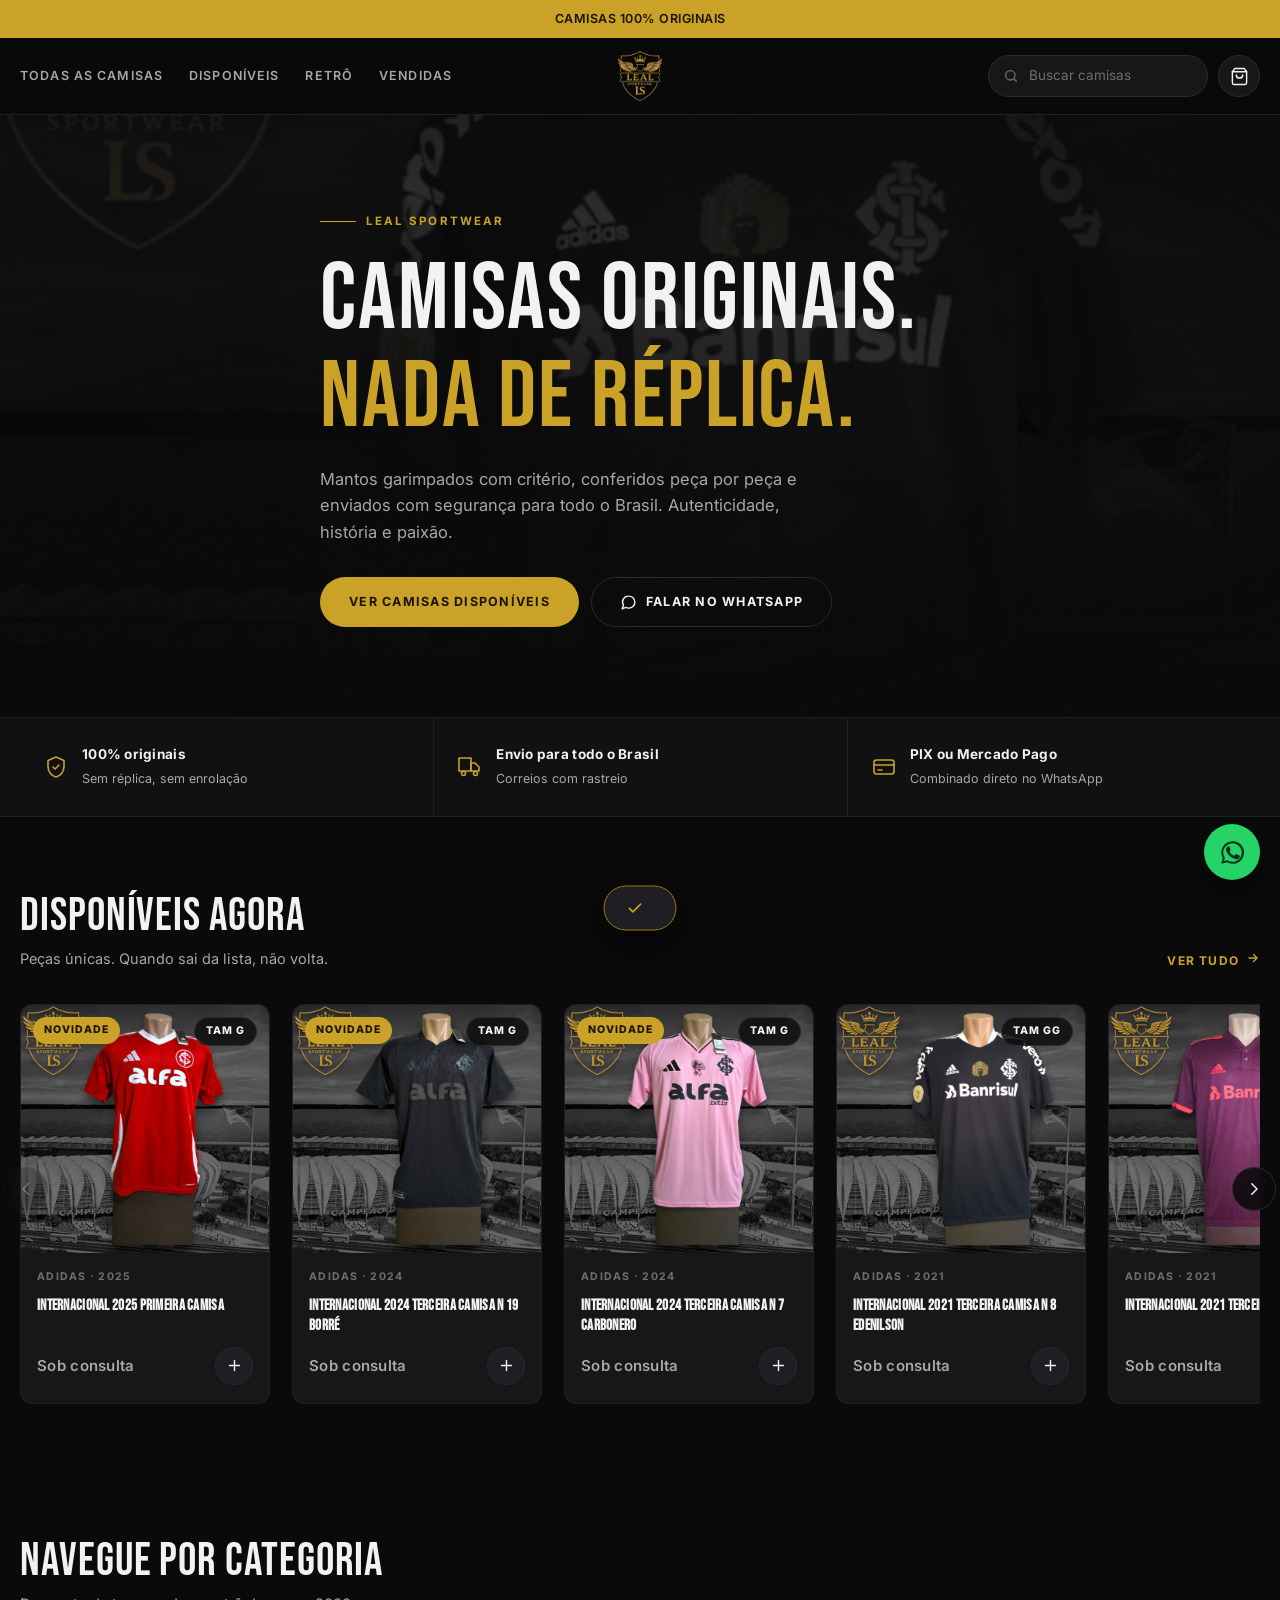
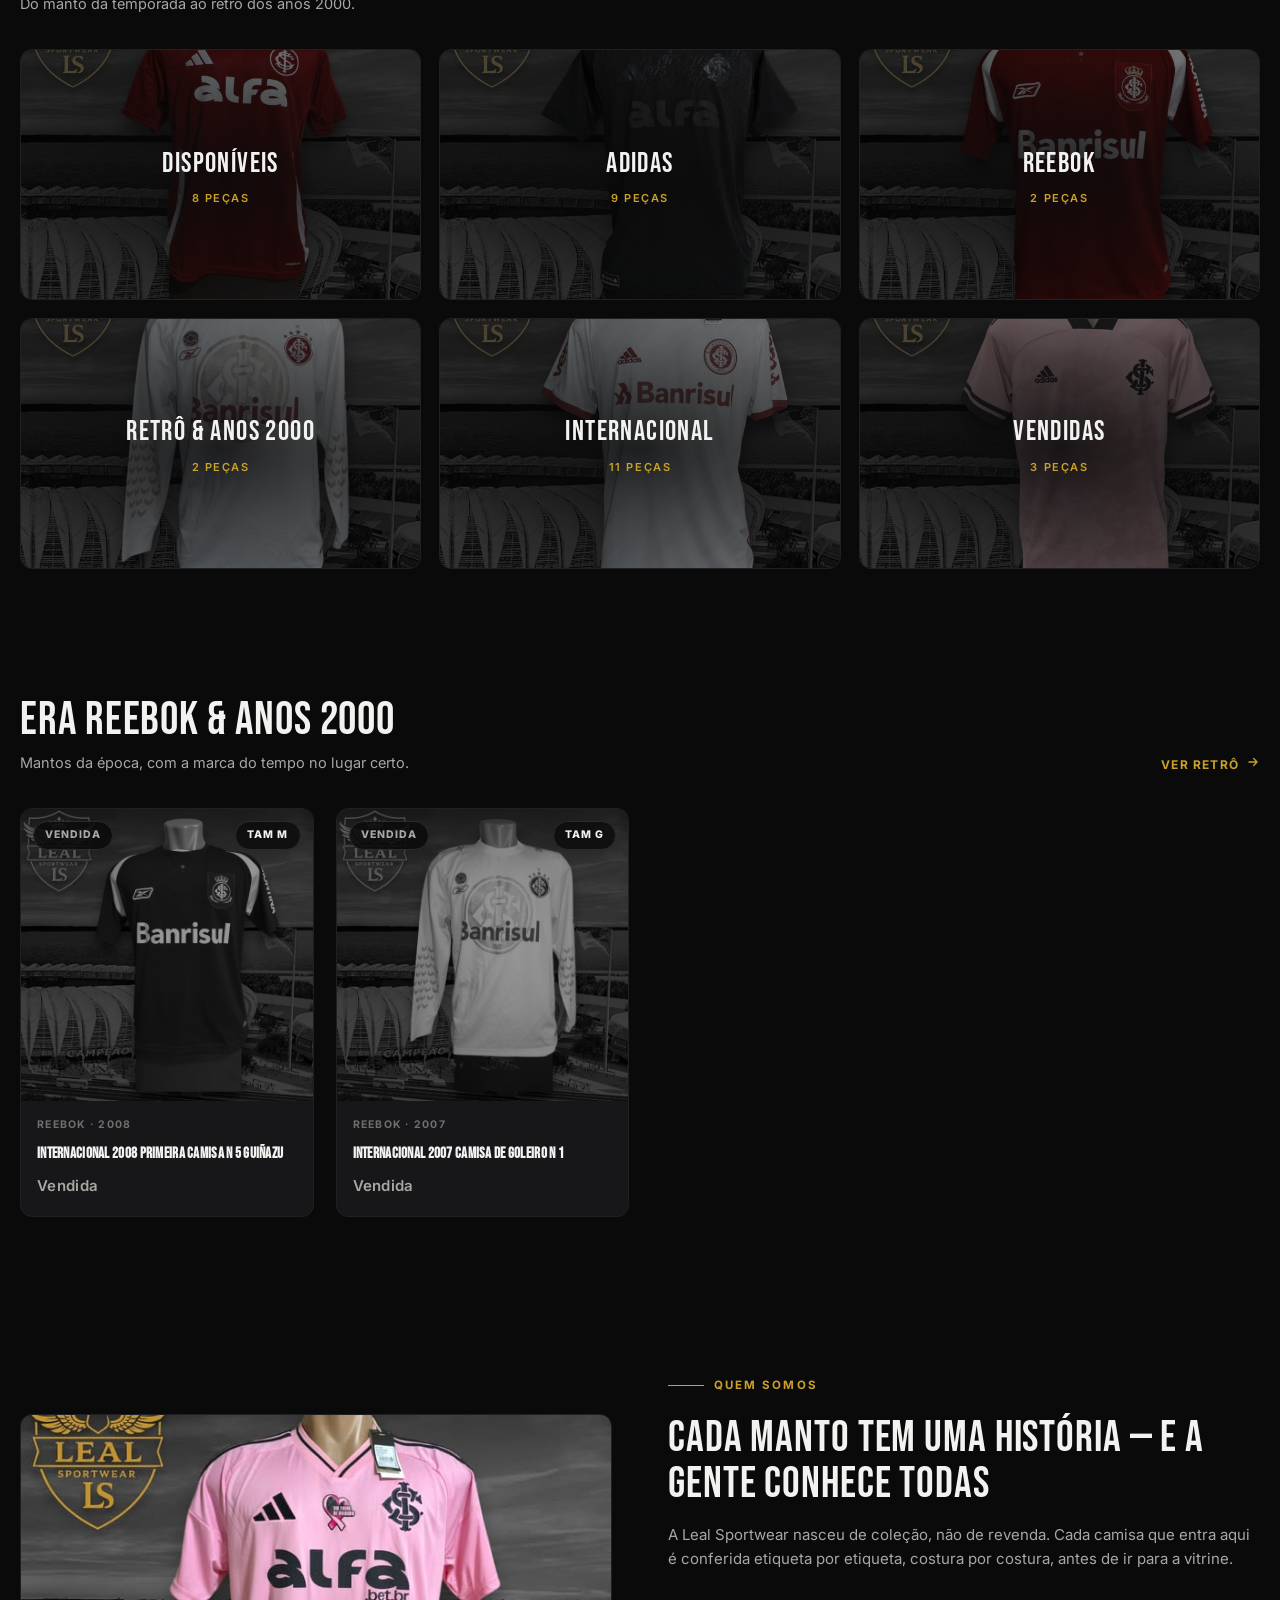
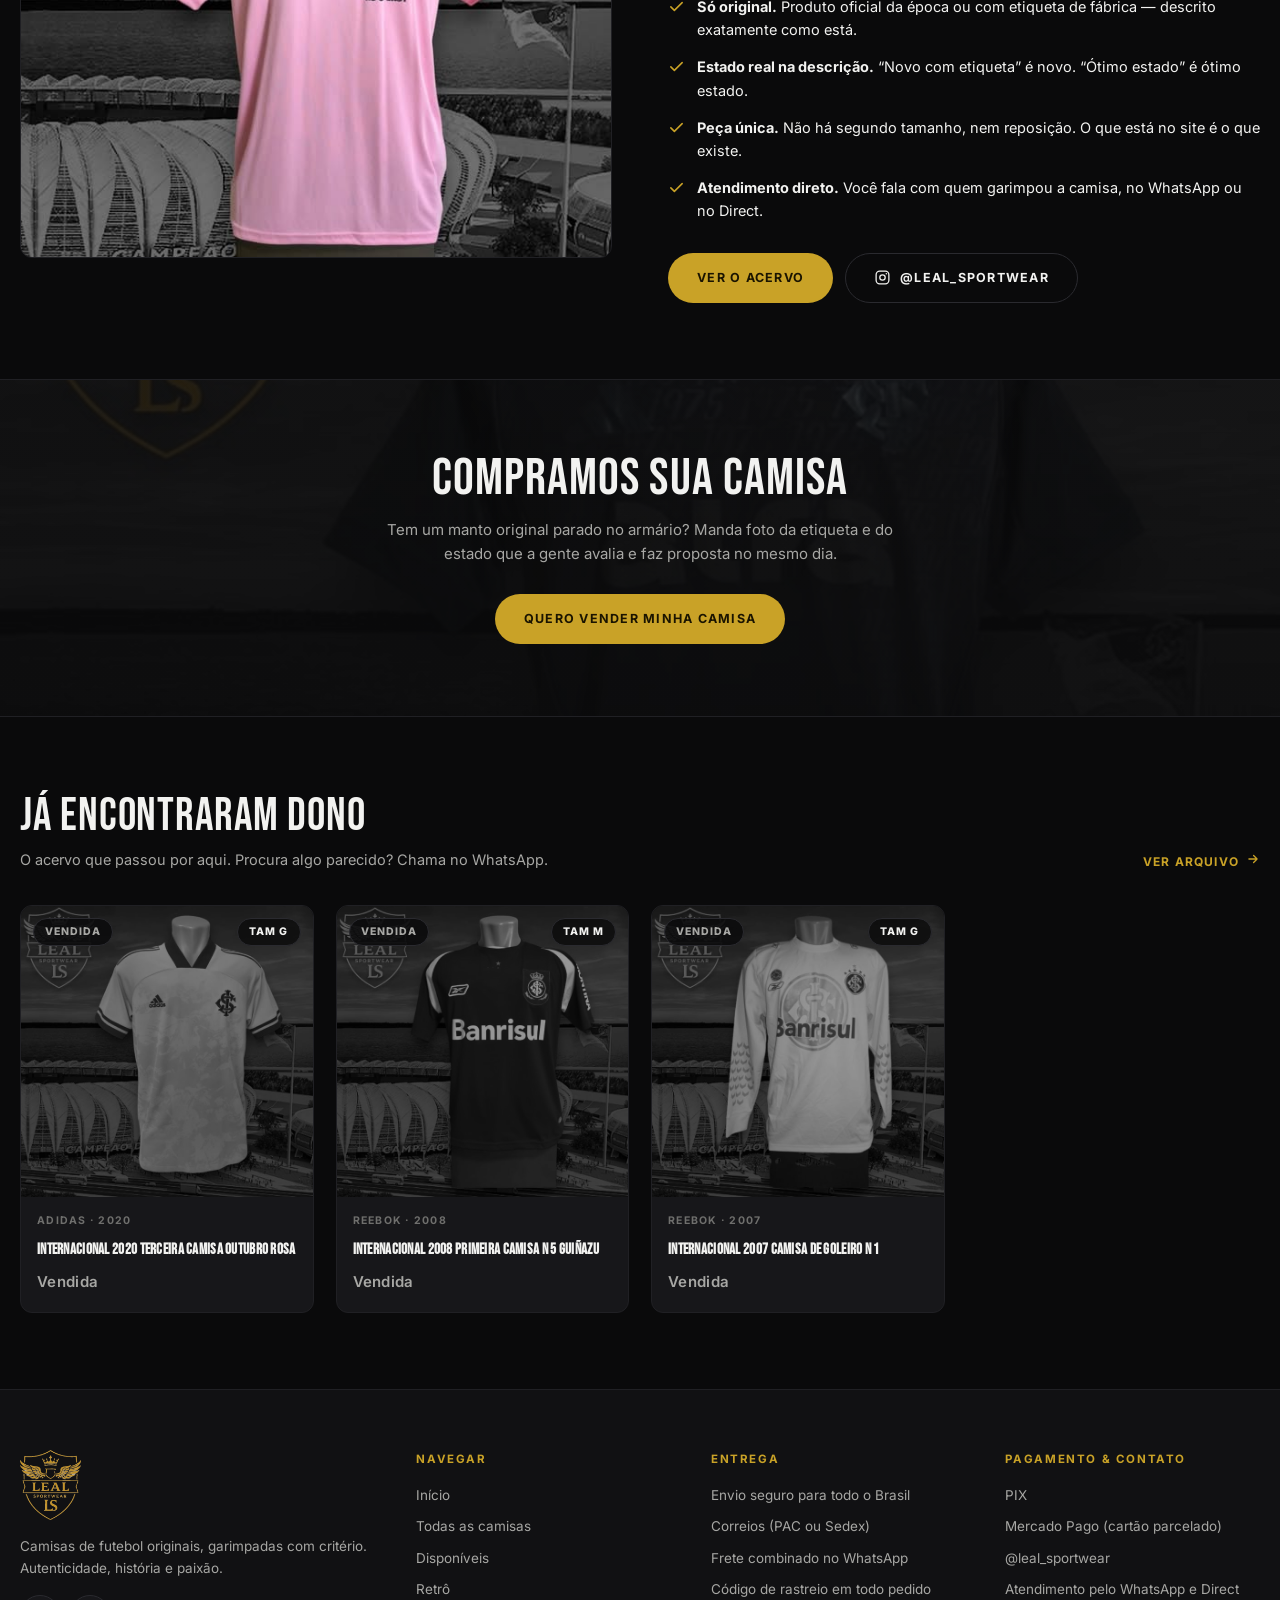
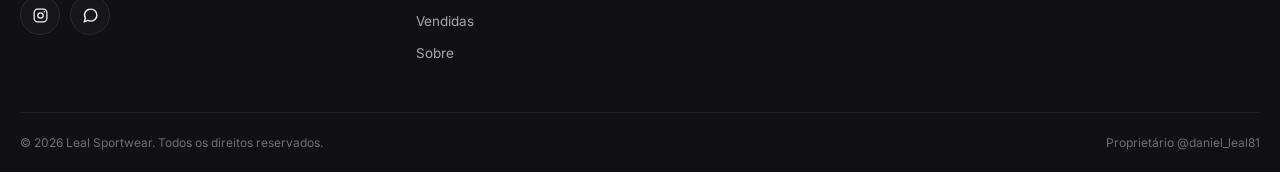
<file: index.html>
<!DOCTYPE html>
<html lang="pt-BR">
<head>
<meta charset="utf-8">
<meta name="viewport" content="width=device-width, initial-scale=1">
<title>Leal Sportwear — Camisas de futebol originais</title>
<meta name="description" content="Camisas de futebol originais do Internacional e de outros clubes. Autenticidade, história e paixão. Envio seguro para todo o Brasil.">
<link rel="icon" href="assets/favicon.png" type="image/png">
<link rel="preconnect" href="https://fonts.googleapis.com">
<link rel="preconnect" href="https://fonts.gstatic.com" crossorigin>
<link href="https://fonts.googleapis.com/css2?family=Bebas+Neue&family=Inter:wght@400;500;600;700;800&display=swap" rel="stylesheet">
<link rel="stylesheet" href="assets/css/style.css">
</head>
<body data-pagina="home">

<div class="announce" id="announce"></div>
<header class="header" id="header"></header>

<!-- ============================ HERO ============================ -->
<section class="hero">
  <div class="hero__bg"></div>
  <div class="wrap hero__inner">
    <span class="hero__eyebrow">Leal Sportwear</span>
    <h1>Camisas originais.<em>Nada de réplica.</em></h1>
    <p>Mantos garimpados com critério, conferidos peça por peça e enviados com segurança para todo o Brasil. Autenticidade, história e paixão.</p>
    <div class="hero__cta">
      <a class="btn btn--gold" href="catalogo.html">Ver camisas disponíveis</a>
      <a class="btn btn--ghost" data-wa="Olá! Vim pelo site da Leal Sportwear e quero saber o que tem disponível." target="_blank" rel="noopener" data-icon="chat">Falar no WhatsApp</a>
    </div>
  </div>
</section>

<!-- ========================= BENEFÍCIOS ========================= -->
<section class="perks">
  <div class="wrap">
    <div class="perks__grid">
      <div class="perk" data-icon="shield"><div><b>100% originais</b><span>Sem réplica, sem enrolação</span></div></div>
      <div class="perk" data-icon="truck"><div><b>Envio para todo o Brasil</b><span>Correios com rastreio</span></div></div>
      <div class="perk" data-icon="card"><div><b>PIX ou Mercado Pago</b><span>Combinado direto no WhatsApp</span></div></div>
    </div>
  </div>
</section>

<!-- ========================= NOVIDADES ========================== -->
<section class="section">
  <div class="wrap">
    <div class="section__head">
      <div>
        <h2 class="section__title">Disponíveis agora</h2>
        <p class="section__sub">Peças únicas. Quando sai da lista, não volta.</p>
      </div>
      <a class="section__link" href="catalogo.html">Ver tudo <span data-icon="arrow"></span></a>
    </div>
    <div class="carousel" id="novidades"></div>
  </div>
</section>

<!-- ========================= CATEGORIAS ========================= -->
<section class="section section--tight">
  <div class="wrap">
    <div class="section__head">
      <div>
        <h2 class="section__title">Navegue por categoria</h2>
        <p class="section__sub">Do manto da temporada ao retrô dos anos 2000.</p>
      </div>
    </div>
    <div class="cats" id="categorias"></div>
  </div>
</section>

<!-- =========================== RETRÔ ============================ -->
<section class="section">
  <div class="wrap">
    <div class="section__head">
      <div>
        <h2 class="section__title">Era Reebok &amp; anos 2000</h2>
        <p class="section__sub">Mantos da época, com a marca do tempo no lugar certo.</p>
      </div>
      <a class="section__link" href="catalogo.html?cat=retro">Ver retrô <span data-icon="arrow"></span></a>
    </div>
    <div class="grid" id="retro"></div>
  </div>
</section>

<!-- =========================== SOBRE ============================ -->
<section class="section" id="sobre">
  <div class="wrap">
    <div class="split">
      <div class="split__media">
        <img src="assets/produtos/inter-2024-rosa.jpg" alt="Camisa do Internacional em exposição">
      </div>
      <div>
        <span class="hero__eyebrow">Quem somos</span>
        <h2>Cada manto tem uma história — e a gente conhece todas</h2>
        <p>A Leal Sportwear nasceu de coleção, não de revenda. Cada camisa que entra aqui é conferida etiqueta por etiqueta, costura por costura, antes de ir para a vitrine.</p>
        <ul class="pillars">
          <li data-icon="check"><span><b>Só original.</b> Produto oficial da época ou com etiqueta de fábrica — descrito exatamente como está.</span></li>
          <li data-icon="check"><span><b>Estado real na descrição.</b> “Novo com etiqueta” é novo. “Ótimo estado” é ótimo estado.</span></li>
          <li data-icon="check"><span><b>Peça única.</b> Não há segundo tamanho, nem reposição. O que está no site é o que existe.</span></li>
          <li data-icon="check"><span><b>Atendimento direto.</b> Você fala com quem garimpou a camisa, no WhatsApp ou no Direct.</span></li>
        </ul>
        <div class="hero__cta">
          <a class="btn btn--gold" href="catalogo.html">Ver o acervo</a>
          <a class="btn btn--ghost" href="https://www.instagram.com/leal_sportwear/" target="_blank" rel="noopener" data-icon="ig">@leal_sportwear</a>
        </div>
      </div>
    </div>
  </div>
</section>

<!-- ====================== COMPRAMOS SUA CAMISA ================== -->
<section class="cta-band">
  <div class="wrap">
    <h2>Compramos sua camisa</h2>
    <p>Tem um manto original parado no armário? Manda foto da etiqueta e do estado que a gente avalia e faz proposta no mesmo dia.</p>
    <a class="btn btn--gold" data-wa="Olá! Tenho uma camisa original para vender. Posso mandar as fotos?" target="_blank" rel="noopener">Quero vender minha camisa</a>
  </div>
</section>

<!-- ========================== VENDIDAS ========================== -->
<section class="section">
  <div class="wrap">
    <div class="section__head">
      <div>
        <h2 class="section__title">Já encontraram dono</h2>
        <p class="section__sub">O acervo que passou por aqui. Procura algo parecido? Chama no WhatsApp.</p>
      </div>
      <a class="section__link" href="catalogo.html?cat=vendidas">Ver arquivo <span data-icon="arrow"></span></a>
    </div>
    <div class="grid" id="vendidas"></div>
  </div>
</section>

<footer class="footer" id="footer"></footer>

<script src="assets/js/data.js"></script>
<script src="assets/js/app.js"></script>
</body>
</html>
</file>
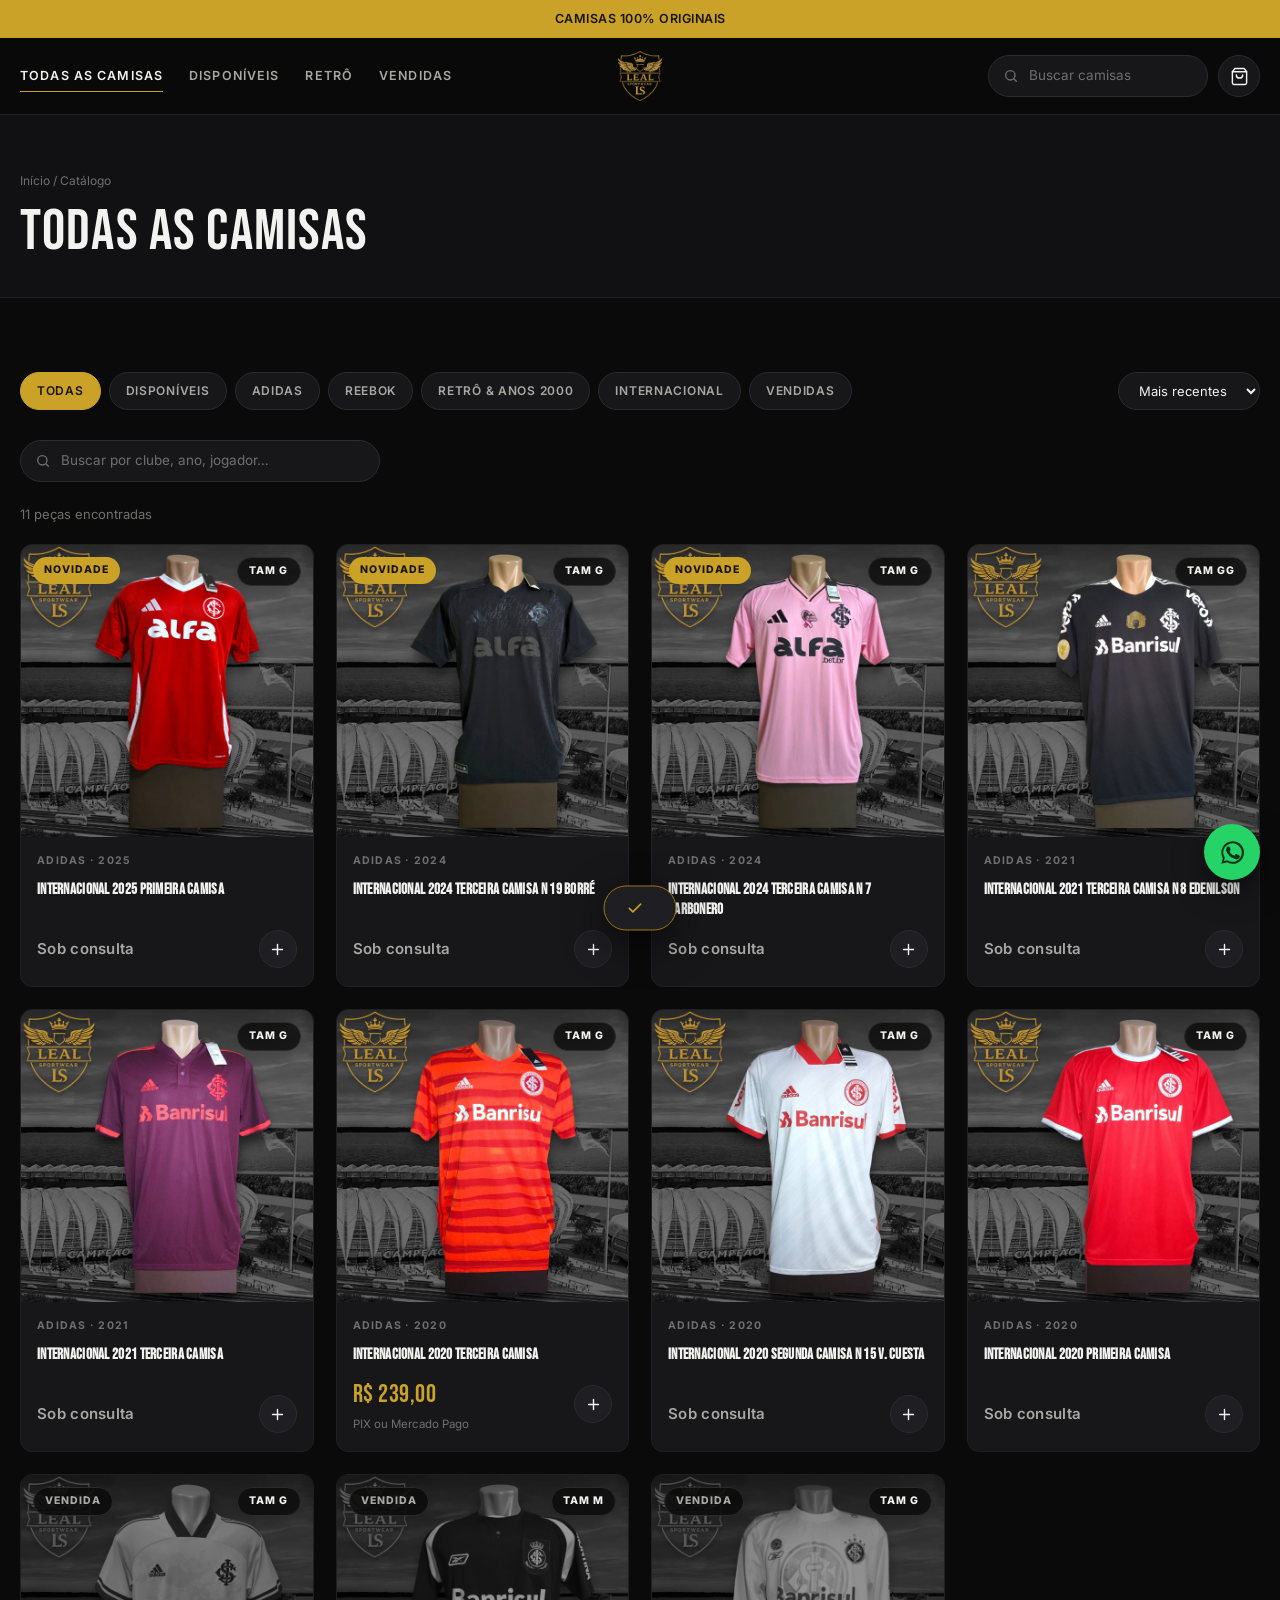
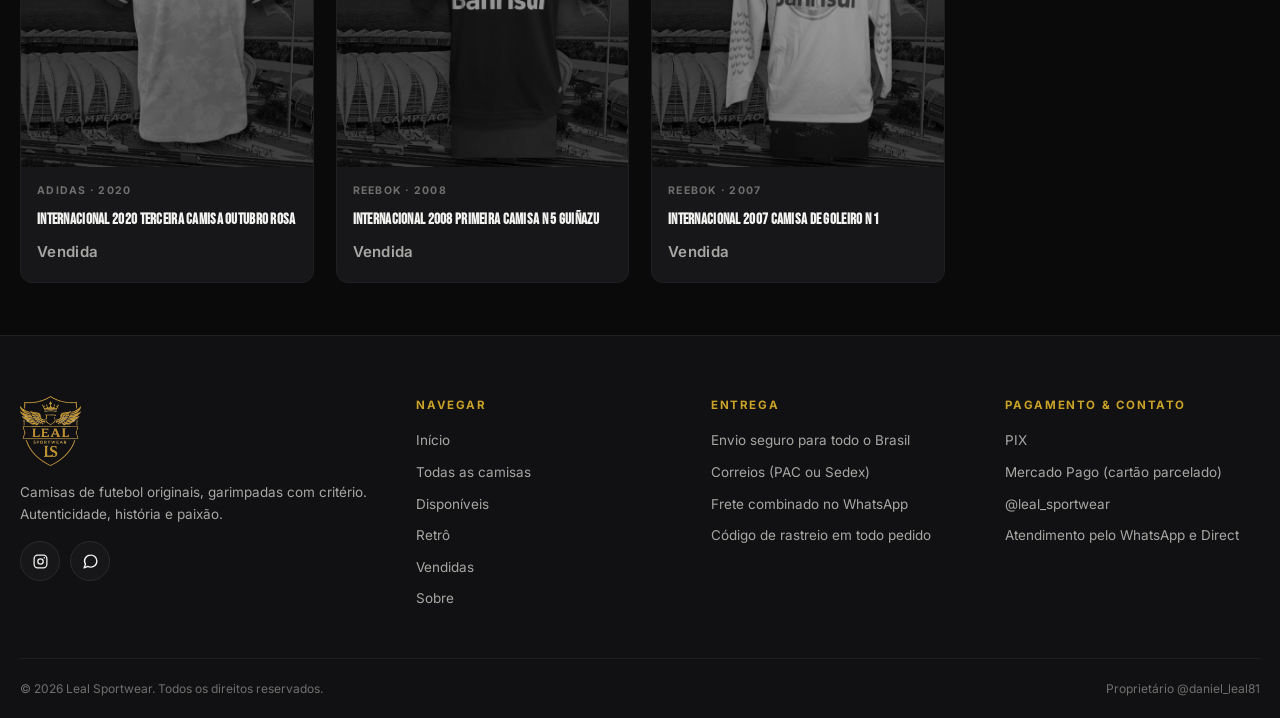
<file: catalogo.html>
<!DOCTYPE html>
<html lang="pt-BR">
<head>
<meta charset="utf-8">
<meta name="viewport" content="width=device-width, initial-scale=1">
<title>Catálogo — Leal Sportwear</title>
<meta name="description" content="Todas as camisas de futebol originais disponíveis na Leal Sportwear. Filtre por marca, época e disponibilidade.">
<link rel="icon" href="assets/favicon.png" type="image/png">
<link rel="preconnect" href="https://fonts.googleapis.com">
<link rel="preconnect" href="https://fonts.gstatic.com" crossorigin>
<link href="https://fonts.googleapis.com/css2?family=Bebas+Neue&family=Inter:wght@400;500;600;700;800&display=swap" rel="stylesheet">
<link rel="stylesheet" href="assets/css/style.css">
</head>
<body data-pagina="catalogo">

<div class="announce" id="announce"></div>
<header class="header" id="header"></header>

<div class="page-head">
  <div class="wrap">
    <div class="crumbs"><a href="index.html">Início</a> / Catálogo</div>
    <h1 id="page-title">Todas as camisas</h1>
  </div>
</div>

<section class="section section--tight">
  <div class="wrap">
    <div class="toolbar">
      <div class="chips" id="chips"></div>
      <select class="select" id="ordem" aria-label="Ordenar por">
        <option value="recentes">Mais recentes</option>
        <option value="antigas">Mais antigas</option>
        <option value="preco-asc">Menor preço</option>
        <option value="preco-desc">Maior preço</option>
        <option value="nome">Nome (A–Z)</option>
      </select>
    </div>

    <form class="search" id="busca-form" style="display:flex;width:100%;max-width:360px;margin-bottom:22px">
      <svg width="16" height="16" viewBox="0 0 24 24" fill="none" stroke="currentColor" stroke-width="2" stroke-linecap="round"><circle cx="11" cy="11" r="7"/><path d="m20 20-3.5-3.5"/></svg>
      <input type="search" id="busca-input" placeholder="Buscar por clube, ano, jogador…" aria-label="Buscar camisas">
    </form>

    <p class="count" id="count"></p>
    <div class="grid" id="grid"></div>
  </div>
</section>

<footer class="footer" id="footer"></footer>

<script src="assets/js/data.js"></script>
<script src="assets/js/app.js"></script>
</body>
</html>
</file>
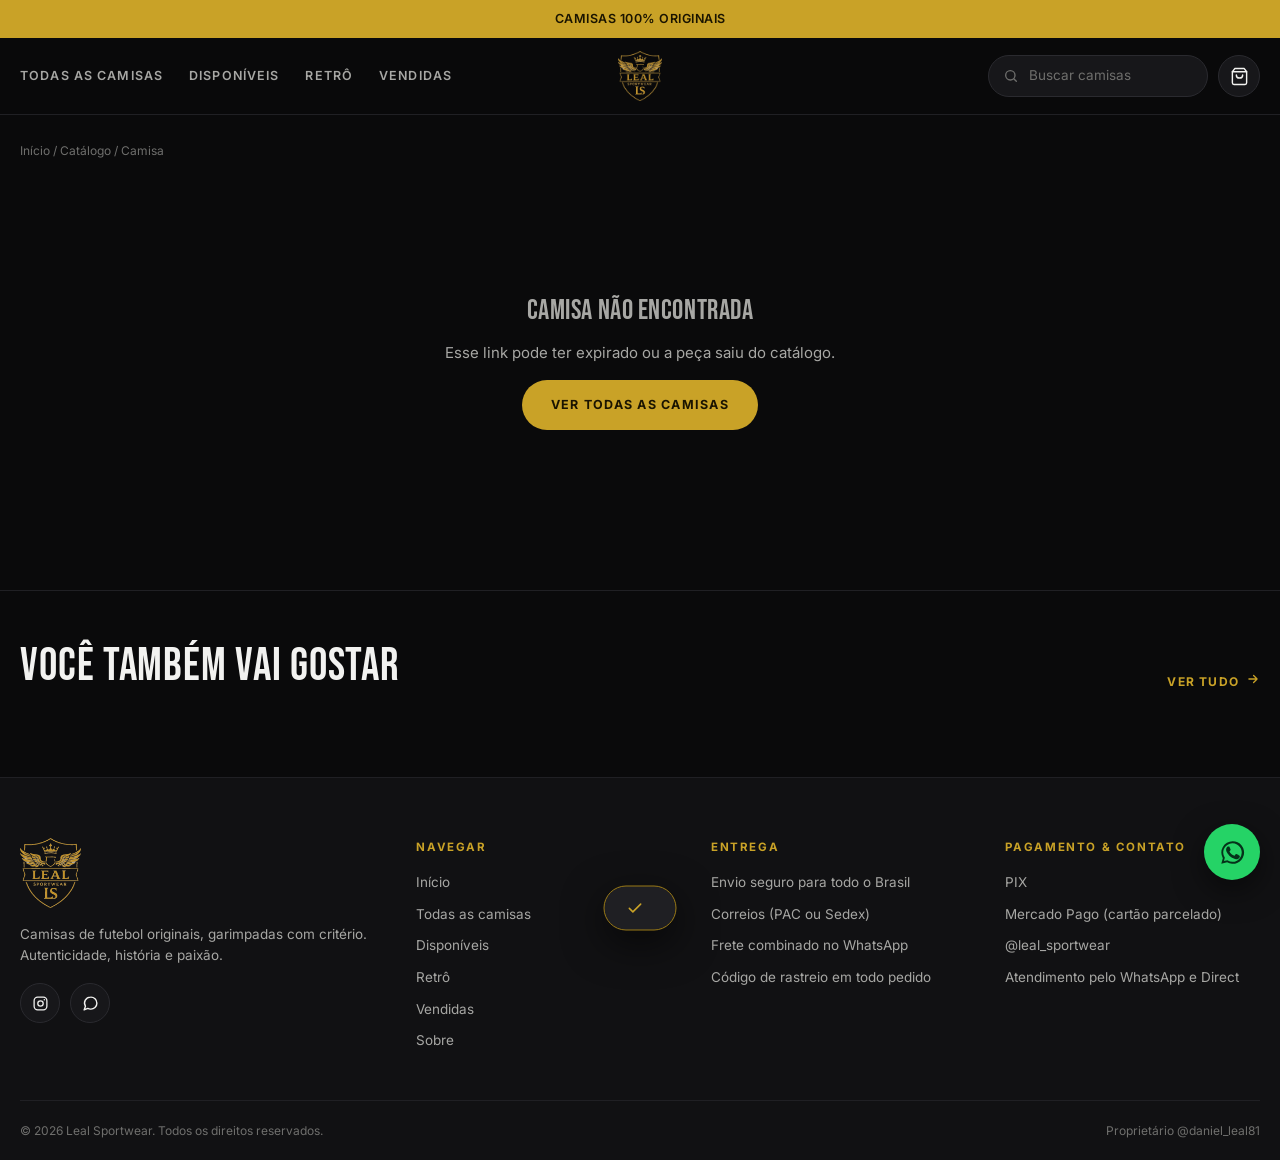
<file: produto.html>
<!DOCTYPE html>
<html lang="pt-BR">
<head>
<meta charset="utf-8">
<meta name="viewport" content="width=device-width, initial-scale=1">
<title>Camisa — Leal Sportwear</title>
<meta name="description" content="Detalhes da camisa: clube, temporada, fabricante, tamanho e estado de conservação.">
<link rel="icon" href="assets/favicon.png" type="image/png">
<link rel="preconnect" href="https://fonts.googleapis.com">
<link rel="preconnect" href="https://fonts.gstatic.com" crossorigin>
<link href="https://fonts.googleapis.com/css2?family=Bebas+Neue&family=Inter:wght@400;500;600;700;800&display=swap" rel="stylesheet">
<link rel="stylesheet" href="assets/css/style.css">
</head>
<body data-pagina="produto">

<div class="announce" id="announce"></div>
<header class="header" id="header"></header>

<div class="wrap">
  <div class="crumbs" style="padding-top:26px"><a href="index.html">Início</a> / <a href="catalogo.html">Catálogo</a> / Camisa</div>
  <div class="pdp" id="pdp"></div>
</div>

<section class="section section--tight" style="border-top:1px solid var(--line-soft)">
  <div class="wrap">
    <div class="section__head">
      <h2 class="section__title">Você também vai gostar</h2>
      <a class="section__link" href="catalogo.html">Ver tudo <span data-icon="arrow"></span></a>
    </div>
    <div class="grid" id="relacionados"></div>
  </div>
</section>

<footer class="footer" id="footer"></footer>

<script src="assets/js/data.js"></script>
<script src="assets/js/app.js"></script>
</body>
</html>
</file>
<file: assets/css/style.css>
/* ==========================================================================
   Leal Sportwear — folha de estilo única
   ========================================================================== */

:root {
  --bg:          #0a0a0b;
  --bg-2:        #111113;
  --surface:     #17171a;
  --surface-2:   #1f1f23;
  --line:        #2a2a2f;
  --line-soft:   #202024;

  --gold:        #c9a227;
  --gold-light:  #e3c15b;
  --gold-dark:   #9a7a17;

  --text:        #f2f2f0;
  --text-2:      #a7a7a4;
  --text-3:      #6f6f6d;

  --red:         #e11d2e;
  --green:       #25d366;

  --radius:      6px;
  --radius-lg:   12px;
  --maxw:        1320px;
  --header-h:    76px;

  --ease: cubic-bezier(.22,.61,.36,1);
}

* { box-sizing: border-box; }

html { scroll-behavior: smooth; }

body {
  margin: 0;
  background: var(--bg);
  color: var(--text);
  font-family: 'Inter', system-ui, -apple-system, 'Segoe UI', sans-serif;
  font-size: 15px;
  line-height: 1.6;
  -webkit-font-smoothing: antialiased;
  overflow-x: hidden;
}

img { max-width: 100%; display: block; }
a { color: inherit; text-decoration: none; }
button { font: inherit; color: inherit; cursor: pointer; border: 0; background: none; }
input, select { font: inherit; }

h1, h2, h3, .display {
  font-family: 'Bebas Neue', 'Inter', sans-serif;
  font-weight: 400;
  letter-spacing: .02em;
  line-height: 1.05;
  margin: 0;
}

.wrap { width: 100%; max-width: var(--maxw); margin: 0 auto; padding: 0 20px; }

.sr-only {
  position: absolute; width: 1px; height: 1px; padding: 0; margin: -1px;
  overflow: hidden; clip: rect(0 0 0 0); white-space: nowrap; border: 0;
}

/* ---------- Barra de avisos ------------------------------------------------ */
.announce {
  background: var(--gold);
  color: #1a1400;
  font-size: 12.5px;
  font-weight: 600;
  letter-spacing: .04em;
  text-transform: uppercase;
  height: 38px;
  display: flex;
  align-items: center;
  justify-content: center;
  overflow: hidden;
  position: relative;
}
.announce__track { display: flex; align-items: center; gap: 10px; }
.announce__item { display: none; }
.announce__item.is-on { display: block; animation: fadeUp .5s var(--ease); }
@keyframes fadeUp { from { opacity: 0; transform: translateY(6px); } to { opacity: 1; transform: none; } }

/* ---------- Cabeçalho ------------------------------------------------------ */
.header {
  position: sticky; top: 0; z-index: 60;
  background: rgba(10,10,11,.92);
  backdrop-filter: blur(14px);
  border-bottom: 1px solid var(--line-soft);
}
.header__inner {
  height: var(--header-h);
  display: grid;
  grid-template-columns: 1fr auto 1fr;
  align-items: center;
  gap: 16px;
}
.header__logo { display: flex; align-items: center; justify-content: center; gap: 12px; }
.header__logo img { height: 50px; width: auto; }
.header__logo-txt { display: none; }

.nav { display: flex; align-items: center; gap: 26px; }
.nav a {
  font-size: 12.5px; font-weight: 600; letter-spacing: .09em;
  text-transform: uppercase; color: var(--text-2);
  padding: 6px 0; position: relative; transition: color .2s;
}
.nav a::after {
  content: ''; position: absolute; left: 0; right: 100%; bottom: 0;
  height: 1.5px; background: var(--gold); transition: right .25s var(--ease);
}
.nav a:hover, .nav a[aria-current="page"] { color: var(--text); }
.nav a:hover::after, .nav a[aria-current="page"]::after { right: 0; }

.header__right { display: flex; align-items: center; justify-content: flex-end; gap: 10px; }

.search {
  display: flex; align-items: center; gap: 8px;
  background: var(--surface); border: 1px solid var(--line);
  border-radius: 999px; padding: 8px 14px; width: 220px;
  transition: border-color .2s, width .25s var(--ease);
}
.search:focus-within { border-color: var(--gold-dark); width: 260px; }
.search input {
  background: none; border: 0; outline: none; color: var(--text);
  font-size: 13.5px; width: 100%;
}
.search input::placeholder { color: var(--text-3); }
.search svg { flex: none; color: var(--text-3); }

.icon-btn {
  width: 42px; height: 42px; border-radius: 999px;
  display: grid; place-items: center;
  border: 1px solid var(--line); background: var(--surface);
  transition: border-color .2s, background .2s;
  position: relative;
}
.icon-btn:hover { border-color: var(--gold-dark); background: var(--surface-2); }
.icon-btn__badge {
  position: absolute; top: -4px; right: -4px;
  min-width: 19px; height: 19px; padding: 0 5px;
  border-radius: 999px; background: var(--gold); color: #1a1400;
  font-size: 11px; font-weight: 700; line-height: 19px; text-align: center;
}

.burger { display: none; }

/* ---------- Menu mobile ---------------------------------------------------- */
.mobile-nav {
  position: fixed; inset: 0; z-index: 90;
  background: var(--bg); padding: 24px 20px;
  transform: translateX(-100%); transition: transform .3s var(--ease);
  display: flex; flex-direction: column; gap: 6px;
}
.mobile-nav.is-open { transform: none; }
.mobile-nav__top { display: flex; justify-content: space-between; align-items: center; margin-bottom: 20px; }
.mobile-nav__top img { height: 46px; }
.mobile-nav a.mobile-link {
  font-family: 'Bebas Neue', sans-serif; font-size: 28px; letter-spacing: .03em;
  padding: 10px 0; border-bottom: 1px solid var(--line-soft);
}
.mobile-nav a.mobile-link:hover { color: var(--gold); }

/* ---------- Hero ----------------------------------------------------------- */
.hero {
  position: relative; min-height: 540px;
  display: grid; align-items: center;
  overflow: hidden;
  border-bottom: 1px solid var(--line-soft);
}
.hero__bg {
  position: absolute; inset: 0;
  background: url('../produtos/inter-2021-preta.jpg') center 32% / cover no-repeat;
  filter: grayscale(.55) brightness(.34);
  transform: scale(1.06);
}
.hero::after {
  content: ''; position: absolute; inset: 0;
  background:
    radial-gradient(90% 70% at 20% 50%, rgba(10,10,11,.92) 0%, rgba(10,10,11,.55) 55%, rgba(10,10,11,.85) 100%),
    linear-gradient(to top, var(--bg) 2%, transparent 45%);
}
.hero__inner { position: relative; z-index: 2; padding-block: 90px; max-width: 680px; }
.hero__eyebrow {
  display: inline-flex; align-items: center; gap: 10px;
  font-size: 11.5px; font-weight: 700; letter-spacing: .18em; text-transform: uppercase;
  color: var(--gold); margin-bottom: 20px;
}
.hero__eyebrow::before { content: ''; width: 36px; height: 1px; background: var(--gold); }
.hero h1 { font-size: clamp(50px, 8vw, 94px); margin-bottom: 18px; }
.hero h1 em { font-style: normal; color: var(--gold); display: block; }
.hero p { color: var(--text-2); font-size: 16.5px; max-width: 480px; margin: 0 0 32px; }
.hero__cta { display: flex; flex-wrap: wrap; gap: 12px; }

/* ---------- Botões --------------------------------------------------------- */
.btn {
  display: inline-flex; align-items: center; justify-content: center; gap: 9px;
  padding: 14px 28px; border-radius: 999px;
  font-size: 12.5px; font-weight: 700; letter-spacing: .1em; text-transform: uppercase;
  transition: transform .18s var(--ease), background .2s, color .2s, border-color .2s;
  border: 1px solid transparent; white-space: nowrap;
}
.btn:hover { transform: translateY(-2px); }
.btn:active { transform: none; }
.btn--gold { background: var(--gold); color: #1a1400; }
.btn--gold:hover { background: var(--gold-light); }
.btn--ghost { border-color: var(--line); color: var(--text); }
.btn--ghost:hover { border-color: var(--gold); color: var(--gold); }
.btn--wa { background: var(--green); color: #05321a; }
.btn--wa:hover { background: #3ee07a; }
.btn--block { width: 100%; }
.btn[disabled], .btn.is-off {
  opacity: .45; pointer-events: none; background: var(--surface-2); color: var(--text-2);
}

/* ---------- Faixa de benefícios -------------------------------------------- */
.perks { border-bottom: 1px solid var(--line-soft); background: var(--bg-2); }
.perks__grid {
  display: grid; grid-template-columns: repeat(3, 1fr);
}
.perk {
  display: flex; align-items: center; gap: 14px;
  padding: 26px 24px;
  border-left: 1px solid var(--line-soft);
}
.perk:first-child { border-left: 0; }
.perk svg { flex: none; color: var(--gold); }
.perk b { display: block; font-size: 13.5px; letter-spacing: .02em; }
.perk span { font-size: 12.5px; color: var(--text-2); }

/* ---------- Seções --------------------------------------------------------- */
.section { padding: 76px 0; }
.section--tight { padding: 52px 0; }
.section__head {
  display: flex; align-items: flex-end; justify-content: space-between;
  gap: 20px; margin-bottom: 34px;
}
.section__title { font-size: clamp(32px, 4.4vw, 46px); }
.section__sub { color: var(--text-2); font-size: 14.5px; margin: 6px 0 0; }
.section__link {
  font-size: 12px; font-weight: 700; letter-spacing: .1em; text-transform: uppercase;
  color: var(--gold); display: inline-flex; align-items: center; gap: 7px; white-space: nowrap;
}
.section__link:hover { gap: 12px; }
.section__link span { transition: transform .2s var(--ease); }

/* ---------- Cartão de produto ---------------------------------------------- */
.grid {
  display: grid;
  grid-template-columns: repeat(auto-fill, minmax(250px, 1fr));
  gap: 22px;
}

.card {
  background: var(--surface);
  border: 1px solid var(--line-soft);
  border-radius: var(--radius-lg);
  overflow: hidden;
  display: flex; flex-direction: column;
  transition: border-color .25s, transform .25s var(--ease);
}
.card:hover { border-color: var(--gold-dark); transform: translateY(-4px); }
.card__media { position: relative; aspect-ratio: 1; overflow: hidden; background: var(--bg-2); }
.card__media img {
  width: 100%; height: 100%; object-fit: cover;
  transition: transform .5s var(--ease);
}
.card:hover .card__media img { transform: scale(1.05); }
.card--sold .card__media img { filter: grayscale(1) brightness(.6); }

.badge {
  position: absolute; top: 12px; left: 12px; z-index: 2;
  padding: 5px 11px; border-radius: 999px;
  font-size: 10.5px; font-weight: 800; letter-spacing: .1em; text-transform: uppercase;
}
.badge--new  { background: var(--gold); color: #1a1400; }
.badge--sold { background: rgba(10,10,11,.85); color: var(--text-2); border: 1px solid var(--line); }
.badge--size {
  left: auto; right: 12px; background: rgba(10,10,11,.8);
  border: 1px solid var(--line); color: var(--text);
}

.card__body { padding: 16px 16px 18px; display: flex; flex-direction: column; flex: 1; gap: 10px; }
.card__meta {
  font-size: 10.5px; font-weight: 700; letter-spacing: .12em; text-transform: uppercase;
  color: var(--text-3);
}
.card__name {
  font-size: 14.5px; font-weight: 600; line-height: 1.4; margin: 0;
  display: -webkit-box; -webkit-line-clamp: 2; -webkit-box-orient: vertical; overflow: hidden;
}
.card:hover .card__name { color: var(--gold-light); }
.card__foot { margin-top: auto; display: flex; align-items: center; justify-content: space-between; gap: 10px; }
.card__price { font-family: 'Bebas Neue', sans-serif; font-size: 25px; color: var(--gold); letter-spacing: .02em; }
.card__price small { font-family: 'Inter', sans-serif; font-size: 12px; color: var(--text-2); letter-spacing: 0; }
.card__price--ask { font-size: 15px; font-family: 'Inter', sans-serif; font-weight: 600; color: var(--text-2); }
.card__add {
  width: 38px; height: 38px; border-radius: 999px; flex: none;
  display: grid; place-items: center;
  background: var(--surface-2); border: 1px solid var(--line);
  transition: background .2s, color .2s, border-color .2s;
}
.card__add:hover { background: var(--gold); color: #1a1400; border-color: var(--gold); }
.card__pix { font-size: 11.5px; color: var(--text-3); }

/* ---------- Carrossel ------------------------------------------------------ */
.carousel { position: relative; }
.carousel__track {
  display: grid; grid-auto-flow: column; grid-auto-columns: minmax(250px, 1fr);
  gap: 22px; overflow-x: auto; scroll-snap-type: x mandatory;
  padding-bottom: 6px; scrollbar-width: none;
}
.carousel__track::-webkit-scrollbar { display: none; }
.carousel__track > * { scroll-snap-align: start; }
.carousel__nav {
  position: absolute; top: 40%; z-index: 5;
  width: 44px; height: 44px; border-radius: 999px;
  background: rgba(10,10,11,.85); border: 1px solid var(--line);
  display: grid; place-items: center; backdrop-filter: blur(8px);
  transition: background .2s, border-color .2s, opacity .2s;
}
.carousel__nav:hover { background: var(--gold); color: #1a1400; border-color: var(--gold); }
.carousel__nav--prev { left: -16px; }
.carousel__nav--next { right: -16px; }
.carousel__nav[disabled] { opacity: .25; pointer-events: none; }

/* ---------- Categorias ----------------------------------------------------- */
.cats { display: grid; grid-template-columns: repeat(3, 1fr); gap: 18px; }
.cat {
  position: relative; aspect-ratio: 16/10; border-radius: var(--radius-lg);
  overflow: hidden; display: grid; place-items: center; border: 1px solid var(--line-soft);
}
.cat img {
  position: absolute; inset: 0; width: 100%; height: 100%; object-fit: cover;
  filter: grayscale(.55) brightness(.45); transition: transform .6s var(--ease), filter .4s;
}
.cat:hover img { transform: scale(1.07); filter: grayscale(0) brightness(.55); }
.cat::after {
  content: ''; position: absolute; inset: 0; z-index: 1;
  background: radial-gradient(60% 55% at 50% 52%, rgba(10,10,11,.8) 0%, rgba(10,10,11,.25) 70%, transparent 100%);
}
.cat__label {
  position: relative; z-index: 2; text-align: center;
  font-family: 'Bebas Neue', sans-serif; font-size: 28px; letter-spacing: .05em;
}
.cat__label small {
  display: block; font-family: 'Inter', sans-serif; font-size: 11px; font-weight: 600;
  letter-spacing: .14em; text-transform: uppercase; color: var(--gold); margin-top: 4px;
}

/* ---------- Bloco "sobre" / vender ----------------------------------------- */
.split { display: grid; grid-template-columns: 1fr 1fr; gap: 56px; align-items: center; }
.split__media { position: relative; border-radius: var(--radius-lg); overflow: hidden; border: 1px solid var(--line-soft); }
.split__media img { width: 100%; aspect-ratio: 4/3; object-fit: cover; object-position: center 35%; }
.split h2 { font-size: clamp(32px, 4vw, 44px); margin-bottom: 16px; }
.split p { color: var(--text-2); margin: 0 0 14px; }

.pillars { list-style: none; padding: 0; margin: 24px 0 30px; display: grid; gap: 14px; }
.pillars li { display: flex; gap: 12px; align-items: flex-start; font-size: 14.5px; }
.pillars svg { flex: none; color: var(--gold); margin-top: 3px; }

.cta-band {
  border-top: 1px solid var(--line-soft); border-bottom: 1px solid var(--line-soft);
  background:
    linear-gradient(rgba(10,10,11,.86), rgba(10,10,11,.92)),
    url('../produtos/inter-2024-preta.jpg') center 30% / cover no-repeat;
  text-align: center; padding: 72px 0;
}
.cta-band h2 { font-size: clamp(32px, 4.6vw, 52px); margin-bottom: 12px; }
.cta-band p { color: var(--text-2); max-width: 540px; margin: 0 auto 28px; }

/* ---------- Rodapé --------------------------------------------------------- */
.footer { background: var(--bg-2); border-top: 1px solid var(--line-soft); padding: 60px 0 0; }
.footer__grid { display: grid; grid-template-columns: 1.4fr 1fr 1fr 1fr; gap: 40px; }
.footer__logo img { height: 70px; margin-bottom: 16px; }
.footer p { color: var(--text-2); font-size: 13.5px; margin: 0 0 10px; }
.footer h4 {
  font-size: 11.5px; font-weight: 700; letter-spacing: .14em; text-transform: uppercase;
  color: var(--gold); margin: 0 0 16px;
}
.footer ul { list-style: none; padding: 0; margin: 0; display: grid; gap: 10px; }
.footer ul a, .footer ul li { font-size: 13.5px; color: var(--text-2); }
.footer ul a:hover { color: var(--gold); }
.footer__bottom {
  margin-top: 48px; padding: 20px 0; border-top: 1px solid var(--line-soft);
  display: flex; justify-content: space-between; gap: 16px; flex-wrap: wrap;
  font-size: 12px; color: var(--text-3);
}
.socials { display: flex; gap: 10px; margin-top: 16px; }
.socials a {
  width: 40px; height: 40px; border-radius: 999px; display: grid; place-items: center;
  border: 1px solid var(--line); background: var(--surface);
  transition: background .2s, color .2s, border-color .2s;
}
.socials a:hover { background: var(--gold); color: #1a1400; border-color: var(--gold); }

/* ---------- Botão flutuante WhatsApp --------------------------------------- */
.wa-float {
  position: fixed; right: 20px; bottom: 20px; z-index: 70;
  width: 56px; height: 56px; border-radius: 999px;
  background: var(--green); color: #05321a;
  display: grid; place-items: center;
  box-shadow: 0 10px 30px rgba(0,0,0,.5);
  transition: transform .2s var(--ease);
}
.wa-float:hover { transform: scale(1.08); }

/* ---------- Carrinho (drawer) ---------------------------------------------- */
.overlay {
  position: fixed; inset: 0; z-index: 95; background: rgba(0,0,0,.65);
  opacity: 0; pointer-events: none; transition: opacity .25s;
  backdrop-filter: blur(2px);
}
.overlay.is-open { opacity: 1; pointer-events: auto; }

.cart {
  position: fixed; top: 0; right: 0; bottom: 0; z-index: 100;
  width: min(420px, 100%); background: var(--bg-2);
  border-left: 1px solid var(--line);
  transform: translateX(100%); transition: transform .32s var(--ease);
  display: flex; flex-direction: column;
}
.cart.is-open { transform: none; }
.cart__head {
  padding: 22px 22px 18px; border-bottom: 1px solid var(--line-soft);
  display: flex; align-items: center; justify-content: space-between;
}
.cart__head h3 { font-size: 26px; }
.cart__items { flex: 1; overflow-y: auto; padding: 16px 22px; display: grid; gap: 14px; align-content: start; }
.cart__empty { text-align: center; color: var(--text-2); padding: 60px 10px; }
.cart__empty svg { color: var(--text-3); margin-bottom: 14px; }

.ci { display: grid; grid-template-columns: 74px 1fr auto; gap: 12px; align-items: center; }
.ci img { width: 74px; height: 74px; object-fit: cover; border-radius: var(--radius); }
.ci__name { font-size: 13px; font-weight: 600; line-height: 1.35; }
.ci__meta { font-size: 11.5px; color: var(--text-3); margin-top: 3px; }
.ci__price { font-size: 13px; color: var(--gold); margin-top: 5px; font-weight: 600; }
.ci__rm { color: var(--text-3); font-size: 18px; padding: 4px; }
.ci__rm:hover { color: var(--red); }

.cart__foot { border-top: 1px solid var(--line-soft); padding: 20px 22px; display: grid; gap: 14px; }
.cart__total { display: flex; justify-content: space-between; align-items: baseline; }
.cart__total b { font-family: 'Bebas Neue', sans-serif; font-size: 30px; color: var(--gold); }
.cart__note { font-size: 11.5px; color: var(--text-3); text-align: center; }

/* ---------- Catálogo ------------------------------------------------------- */
.page-head {
  padding: 56px 0 34px; border-bottom: 1px solid var(--line-soft);
  background: var(--bg-2);
}
.crumbs { font-size: 12px; color: var(--text-3); margin-bottom: 12px; }
.crumbs a:hover { color: var(--gold); }
.page-head h1 { font-size: clamp(36px, 5.4vw, 58px); }

.toolbar {
  display: flex; flex-wrap: wrap; gap: 12px; align-items: center;
  padding: 22px 0; margin-bottom: 8px;
}
.chips { display: flex; flex-wrap: wrap; gap: 8px; }
.chip {
  padding: 8px 16px; border-radius: 999px; border: 1px solid var(--line);
  background: var(--surface); font-size: 12px; font-weight: 600;
  letter-spacing: .06em; text-transform: uppercase; color: var(--text-2);
  transition: all .2s;
}
.chip:hover { border-color: var(--gold-dark); color: var(--text); }
.chip.is-on { background: var(--gold); border-color: var(--gold); color: #1a1400; }

.select {
  margin-left: auto; background: var(--surface); border: 1px solid var(--line);
  border-radius: 999px; padding: 9px 16px; color: var(--text); font-size: 13px; outline: none;
}
.select:focus { border-color: var(--gold-dark); }

.count { font-size: 13px; color: var(--text-3); margin-bottom: 20px; }
.empty { text-align: center; padding: 80px 20px; color: var(--text-2); }
.empty h3 { font-size: 28px; margin-bottom: 8px; }

/* ---------- Página de produto ---------------------------------------------- */
.pdp { display: grid; grid-template-columns: 1.05fr 1fr; gap: 56px; padding: 44px 0 80px; }
.pdp__media {
  border-radius: var(--radius-lg); overflow: hidden;
  border: 1px solid var(--line-soft); position: relative; background: var(--bg-2);
}
.pdp__media img { width: 100%; aspect-ratio: 1; object-fit: cover; }
.pdp__tag {
  display: inline-block; font-size: 11px; font-weight: 700; letter-spacing: .14em;
  text-transform: uppercase; color: var(--gold); margin-bottom: 14px;
}
.pdp h1 { font-size: clamp(30px, 3.8vw, 44px); margin-bottom: 18px; }
.pdp__price { display: flex; align-items: baseline; gap: 12px; margin-bottom: 6px; }
.pdp__price b { font-family: 'Bebas Neue', sans-serif; font-size: 46px; color: var(--gold); }
.pdp__price span { font-size: 13px; color: var(--text-2); }
.pdp__pix { font-size: 13px; color: var(--text-2); margin-bottom: 26px; }
.pdp__pix b { color: var(--green); }
.pdp__desc { color: var(--text-2); margin-bottom: 26px; }

.specs { list-style: none; padding: 0; margin: 0 0 30px; display: grid; gap: 1px; background: var(--line-soft); border: 1px solid var(--line-soft); border-radius: var(--radius); overflow: hidden; }
.specs li { display: grid; grid-template-columns: 150px 1fr; gap: 12px; padding: 13px 16px; background: var(--surface); font-size: 13.5px; }
.specs dt, .specs .k { color: var(--text-3); font-size: 12px; letter-spacing: .06em; text-transform: uppercase; font-weight: 600; }

.pdp__actions { display: grid; gap: 10px; margin-bottom: 26px; }
.trust { display: grid; gap: 12px; padding-top: 24px; border-top: 1px solid var(--line-soft); }
.trust div { display: flex; gap: 11px; align-items: center; font-size: 13.5px; color: var(--text-2); }
.trust svg { color: var(--gold); flex: none; }

/* ---------- Toast ---------------------------------------------------------- */
.toast {
  position: fixed; left: 50%; bottom: 28px; transform: translate(-50%, 130%);
  z-index: 120; background: var(--surface-2); border: 1px solid var(--gold-dark);
  color: var(--text); padding: 13px 22px; border-radius: 999px;
  font-size: 13.5px; font-weight: 600; box-shadow: 0 12px 40px rgba(0,0,0,.6);
  transition: transform .35s var(--ease);
  display: flex; align-items: center; gap: 10px;
}
.toast.is-on { transform: translate(-50%, 0); }
.toast svg { color: var(--gold); }

/* ---------- Responsivo ----------------------------------------------------- */
@media (max-width: 1100px) {
  .split { grid-template-columns: 1fr; gap: 32px; }
  .split__media img { aspect-ratio: 16/9; }
  .pdp { grid-template-columns: 1fr; gap: 32px; }
  .footer__grid { grid-template-columns: 1fr 1fr; gap: 32px; }
}

@media (max-width: 860px) {
  :root { --header-h: 64px; }
  .nav { display: none; }
  .burger { display: grid; }
  .search { display: none; }
  .header__inner { grid-template-columns: auto 1fr auto; }
  .header__logo { justify-content: flex-start; }
  .header__logo img { height: 40px; }
  .cats { grid-template-columns: repeat(2, 1fr); }
  .perks__grid { grid-template-columns: 1fr; }
  .perk { border-left: 0; border-top: 1px solid var(--line-soft); padding: 18px 0; }
  .perk:first-child { border-top: 0; }
  .hero { min-height: 460px; }
  .hero__inner { padding-block: 64px; }
  .section { padding: 54px 0; }
  .section__head { flex-direction: column; align-items: flex-start; gap: 10px; }
  .carousel__nav { display: none; }
  .grid { grid-template-columns: repeat(2, 1fr); gap: 14px; }
  .carousel__track { grid-auto-columns: 72%; gap: 14px; }
  .specs li { grid-template-columns: 1fr; gap: 3px; }
}

@media (max-width: 480px) {
  .grid { gap: 12px; }
  .card__body { padding: 12px 12px 14px; }
  .card__name { font-size: 13px; }
  .card__price { font-size: 22px; }
  .carousel__track { grid-auto-columns: 78%; }
  .cats { grid-template-columns: 1fr 1fr; gap: 12px; }
  .cat__label { font-size: 22px; }
  .footer__grid { grid-template-columns: 1fr; }
  .toolbar .select { margin-left: 0; width: 100%; }
}
</file>
